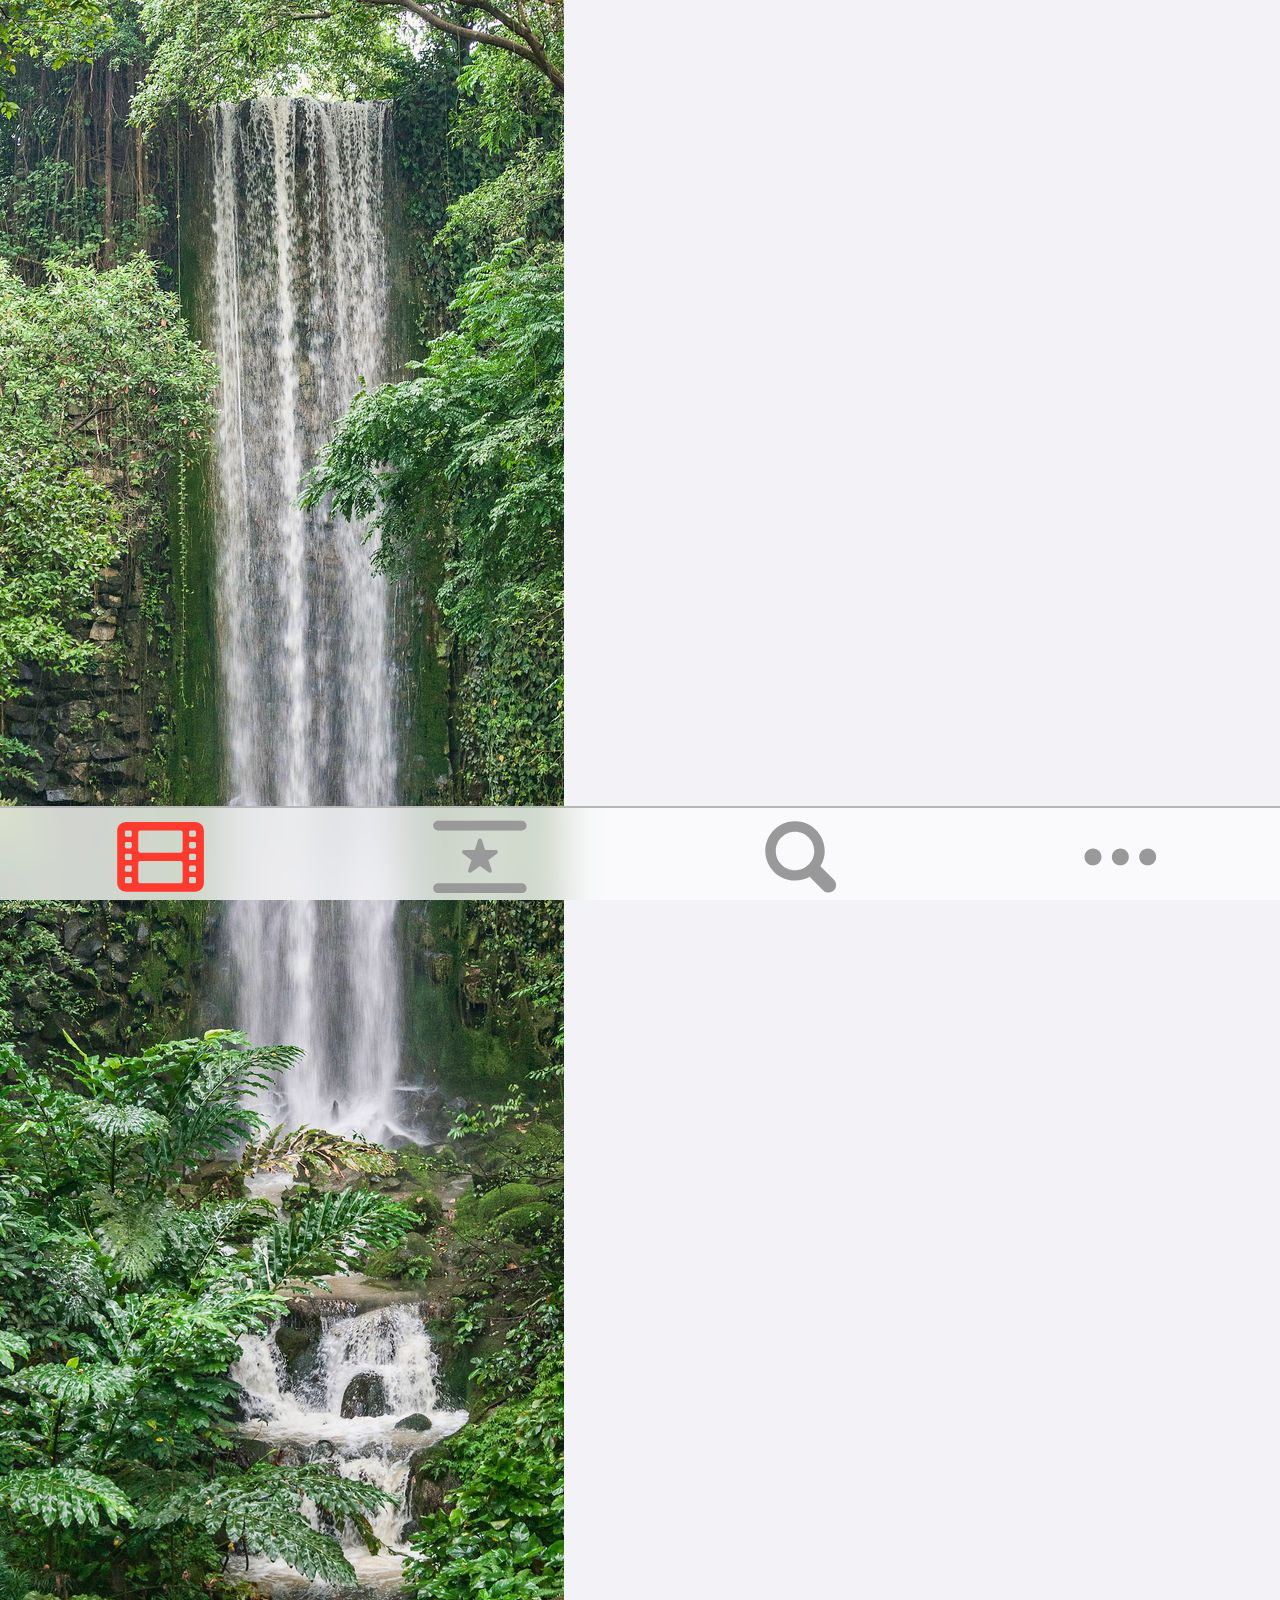
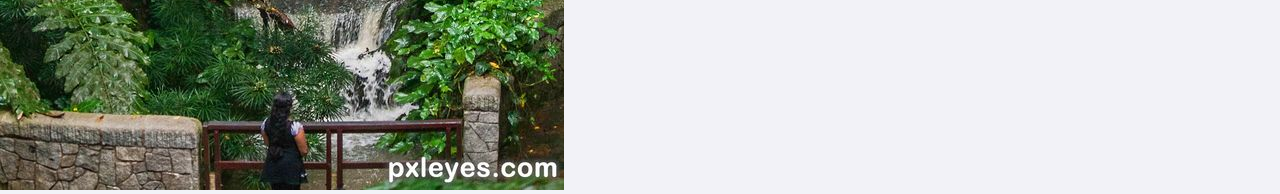
<file: index.html>
<!DOCTYPE html>
<html>
    <head>
        <link rel="stylesheet" href="CSS/main.css">
        <link rel="stylesheet" href="CSS/font.css">
        <meta name="apple-mobile-web-app-capable" content="yes">
        <meta name="apple-mobile-web-app-status-bar-style" content="black-translucent">
    </head>
    <body>
        <div class="tab-bar">
            <a href="index.html" class="tab active">
                <div>􀎶</div>
                <p>Films</p>
            </a>
            <a href="Séries.html" class="tab">
                <div>􀑮</div>
                <p>Séries</p>
            </a>            
            <a href="Video.html" class="tab">
                <div>􀊫</div>
                <p>Rechercher</p>
            </a>
            <a href="Plus.html" class="tab">
                <div>􀍠</div>
                <p>Plus</p>
            </a>
        </div>
            <img src="Img/img.jpg">
    </body>
</html>
</file>
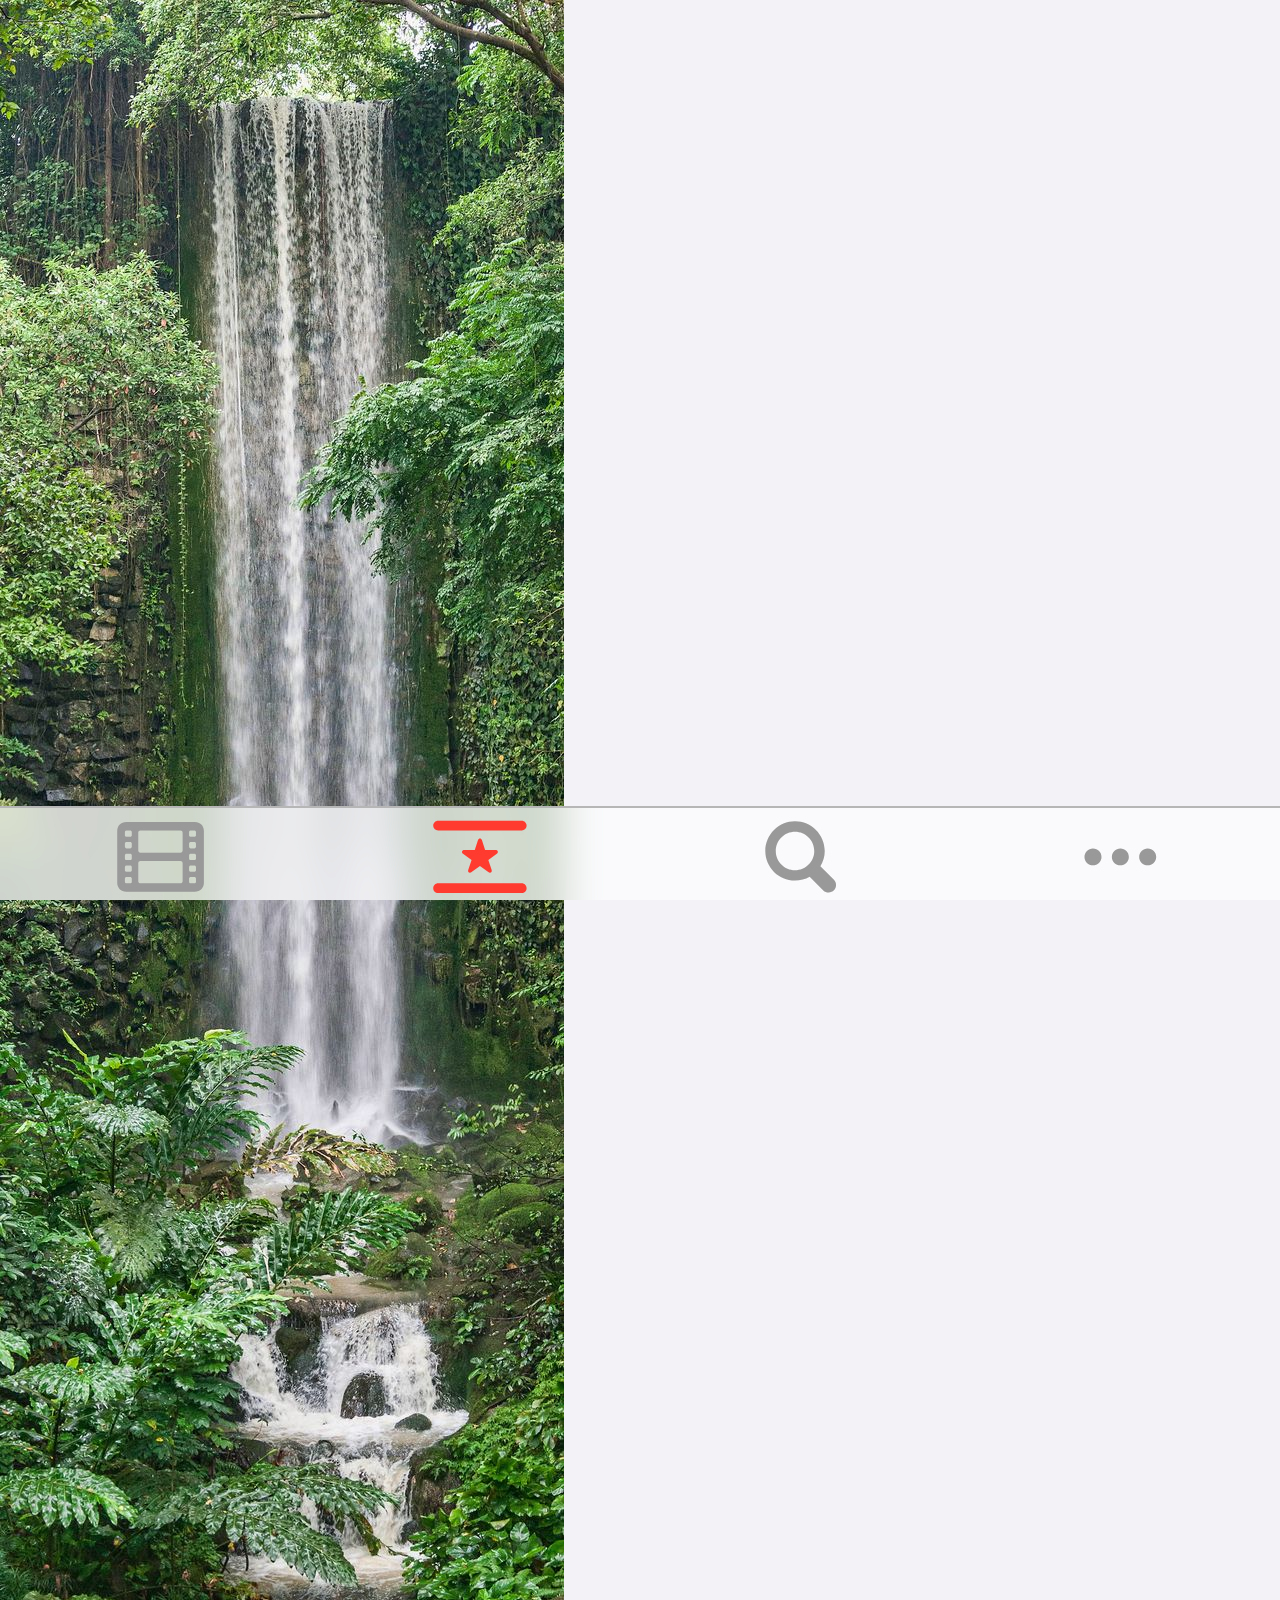
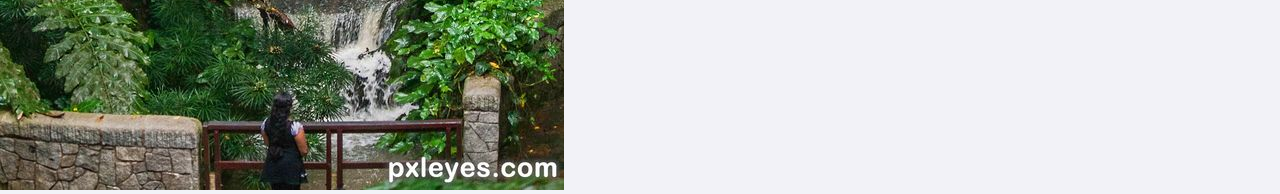
<file: Séries.html>
<!DOCTYPE html>
<html>
    <head>
        <link rel="stylesheet" href="CSS/main.css">
        <link rel="stylesheet" href="CSS/font.css">
        <meta name="apple-mobile-web-app-capable" content="yes">
        <meta name="apple-mobile-web-app-status-bar-style" content="black-translucent">
    </head>
    <body>
        <div class="tab-bar">
            <a href="index.html" class="tab">
                <div>􀎶</div>
                <p>Films</p>
            </a>
            <a href="Séries.html" class="tab active">
                <div>􀑮</div>
                <p>Séries</p>
            </a>            
            <a href="Video.html" class="tab">
                <div>􀊫</div>
                <p>Rechercher</p>
            </a>
            <a href="Plus.html" class="tab">
                <div>􀍠</div>
                <p>Plus</p>
            </a>
        </div>
            <img src="Img/img.jpg">
    </body>
</html>
</file>
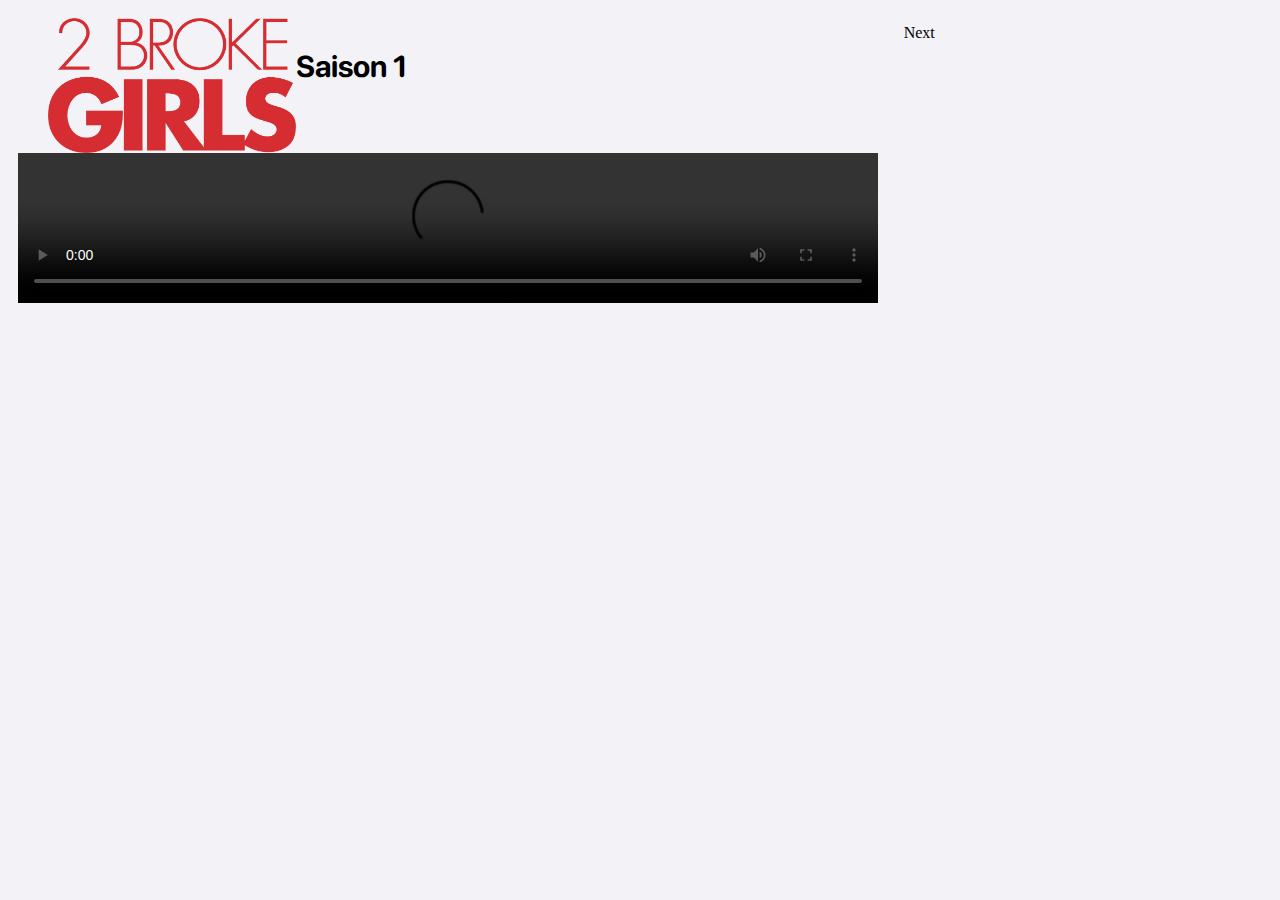
<file: Video.html>
<!DOCTYPE html>
<html style="height: 100%;">
    <head>
        <link rel="stylesheet" href="CSS/main.css">
        <link rel="stylesheet" href="CSS/font.css">
        <meta name="apple-mobile-web-app-capable" content="yes">
        <meta name="apple-mobile-web-app-status-bar-style" content="black-translucent">
    </head>
    <body>
        <div class="grid">
            <div>
                <div class="logo">
                    <img src="Img/2BrokeGirls.png">
                    <p>Saison 1</p>
                </div>
        
                <video playsinline="false" autoPictureInPicture="true" autoplay="true" controls width="100%">
        
                    <source src="https://kowalczuk.freeboxos.fr:9187/share/J8MI0NRVR7LSEth_/01-Pilot.mp4"
                            type="video/x-matroska">
                
                    Sorry, your browser doesn't support embedded videos.
                </video>
            </div>
            <div>
                <p>Next</p>
            </div>
        
    </body>
</html>
</file>
<file: CSS/main.css>
:root {
    --accent: #FF3B30;
    --main: #000000;
    --secondary: #F2F2F7;
    --third: #fcfcfcc7;
    --border: #B6B6B6;
    --disabled: #999999;
}

  @media (prefers-color-scheme: dark) {
    :root {
        --accent: #FF3B30;
        --main: #ffffff;
        --secondary: #1C1C1E;
        --third:#262626c7;
        --border: #323232;
        --disabled: #757575;
        
      }
  }

body 
{
    height: 100%;
    -webkit-tap-highlight-color: transparent;
    margin:0;
    background-color: var(--secondary);
    user-select: none;
    -webkit-user-select: none;
    -ms-user-select: none;
}

.tab-bar
{
    margin: 0;
    padding: 0;
    overflow: hidden;
    background-color: var(--third);
    position: fixed;
    bottom: 0;
    width: 100%;
    height: 10.22%;
    display: flex;   
    border-top: 2px solid var(--border); 
    backdrop-filter: saturate(180%) blur(20px);
    -webkit-backdrop-filter: saturate(180%) blur(20px) !important;
}
.tab
{
    display: grid;
    text-decoration: none;
    grid-template-columns: auto;
    width: 25%;
    height: 59.4%;

}

.tab div
{
    font-size: 5.8vw;
    font-family: SF-Pro;
    color: var(--disabled);
    display: flex;
    font-weight: bold;
    justify-content: center;
    align-items: center;
    padding-top: 4px;
}

.tab p
{
    margin: 0px;
    font-size: 2.6vw;
    font-family: 'SF-Pro';
    font-weight: bold;
    color: var(--disabled);
    display: flex;
  justify-content: center;
  align-items: center;
}

.active div, .active p
{
    color: var(--accent) !important;
}

.logo
{
    width: 96% !important;
    display: flex !important;
    margin: 0% !important;
}
.logo img
{
    display: flex;
    width: 30%;
    margin: auto 0px auto 30px;
}

.logo p
{

 
    font-size: 30px;
    text-align: center;
    font-family: 'SF-Pro';
    font-weight: bolder;
    color: var(--main);
}

.grid
{
    display: grid;
    grid-template-columns: 100%;

}

.grid div
{
    margin: 2%;
}

@media (orientation: landscape) {
    .grid
    {
        grid-template-columns: 70% 30%;
        height: 100%;
    }
  }
</file>
<file: CSS/font.css>
@font-face {
    font-family: "SF-Pro";
    src: url("../Font/SF-Pro-Regular.otf") format("opentype");
}

@font-face {
    font-family: "SF-Pro";
    src: url("../Font/SF-Pro-Bold.otf") format("opentype");
    font-weight: bold;
}

@font-face {
    font-family: "SF-Pro";
    src: url("../Font/SF-Pro-Light.otf") format("opentype");
    font-weight: lighter;
}
</file>
